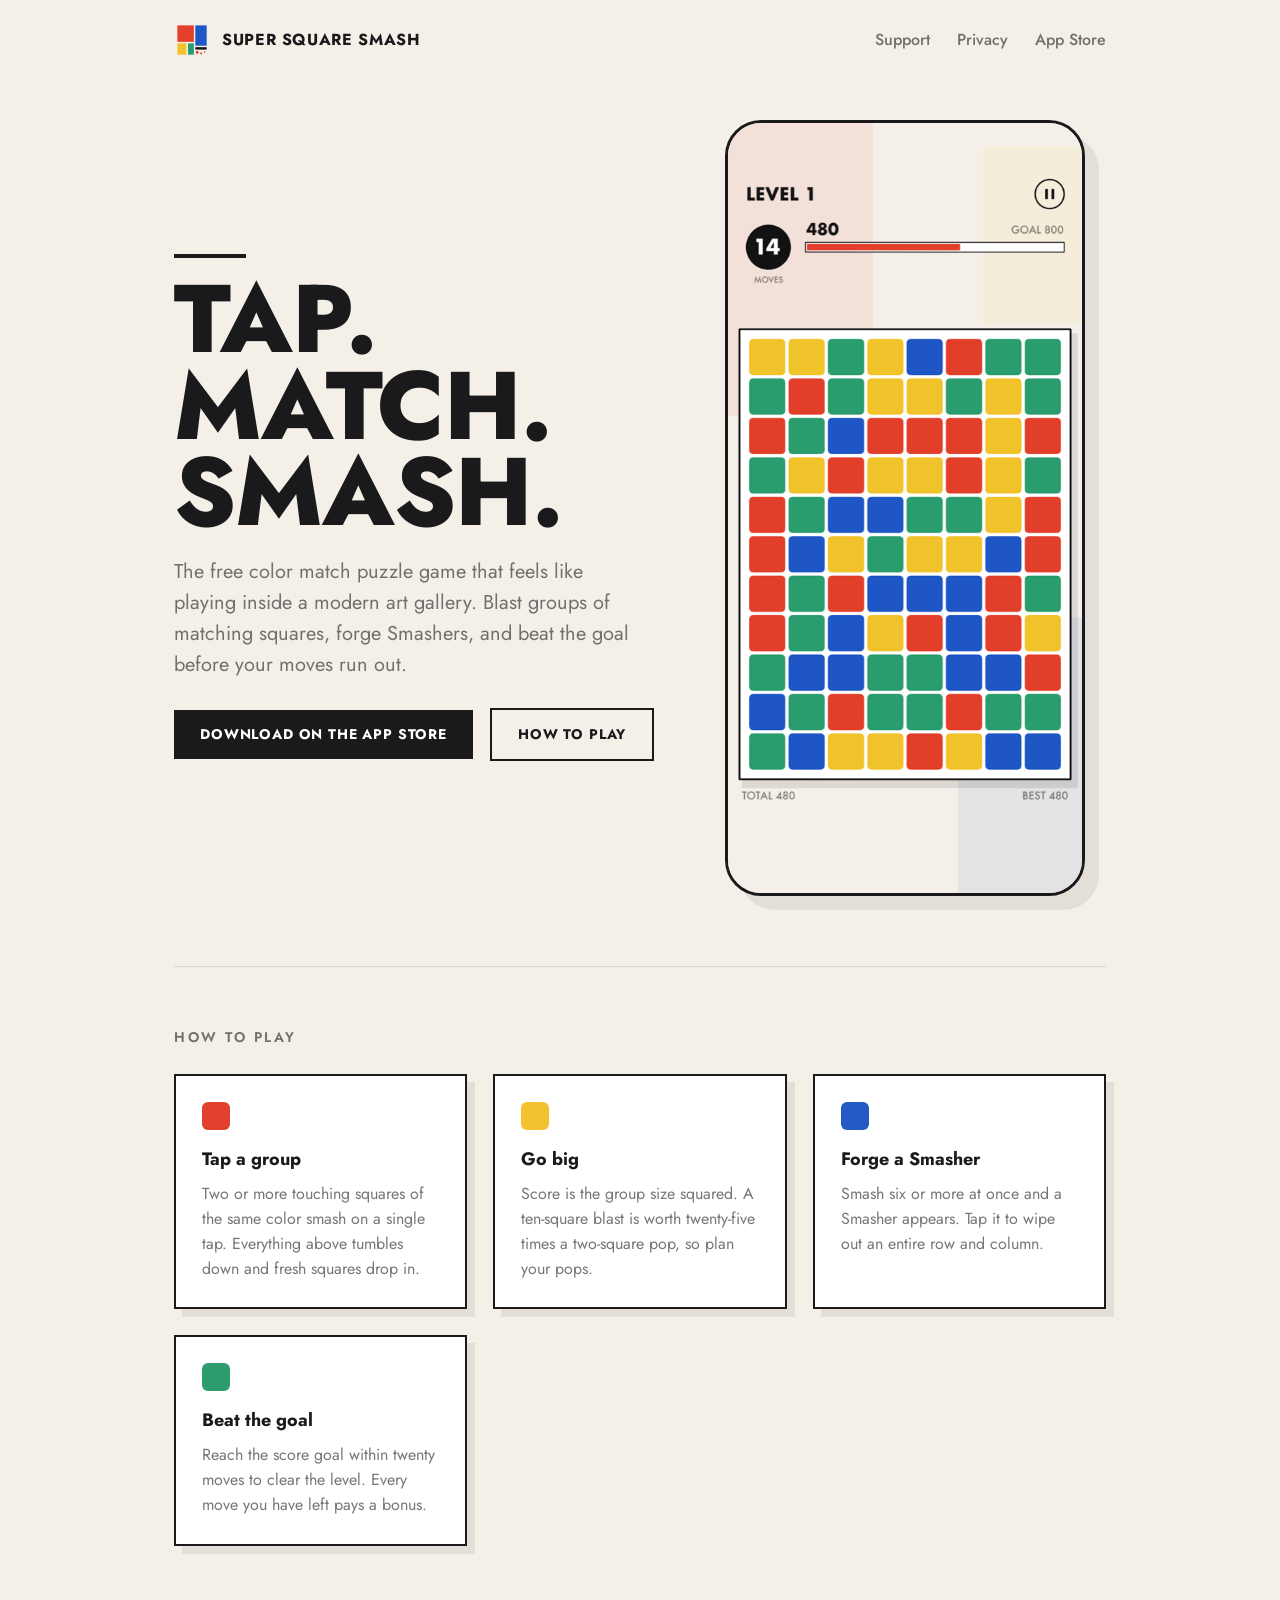
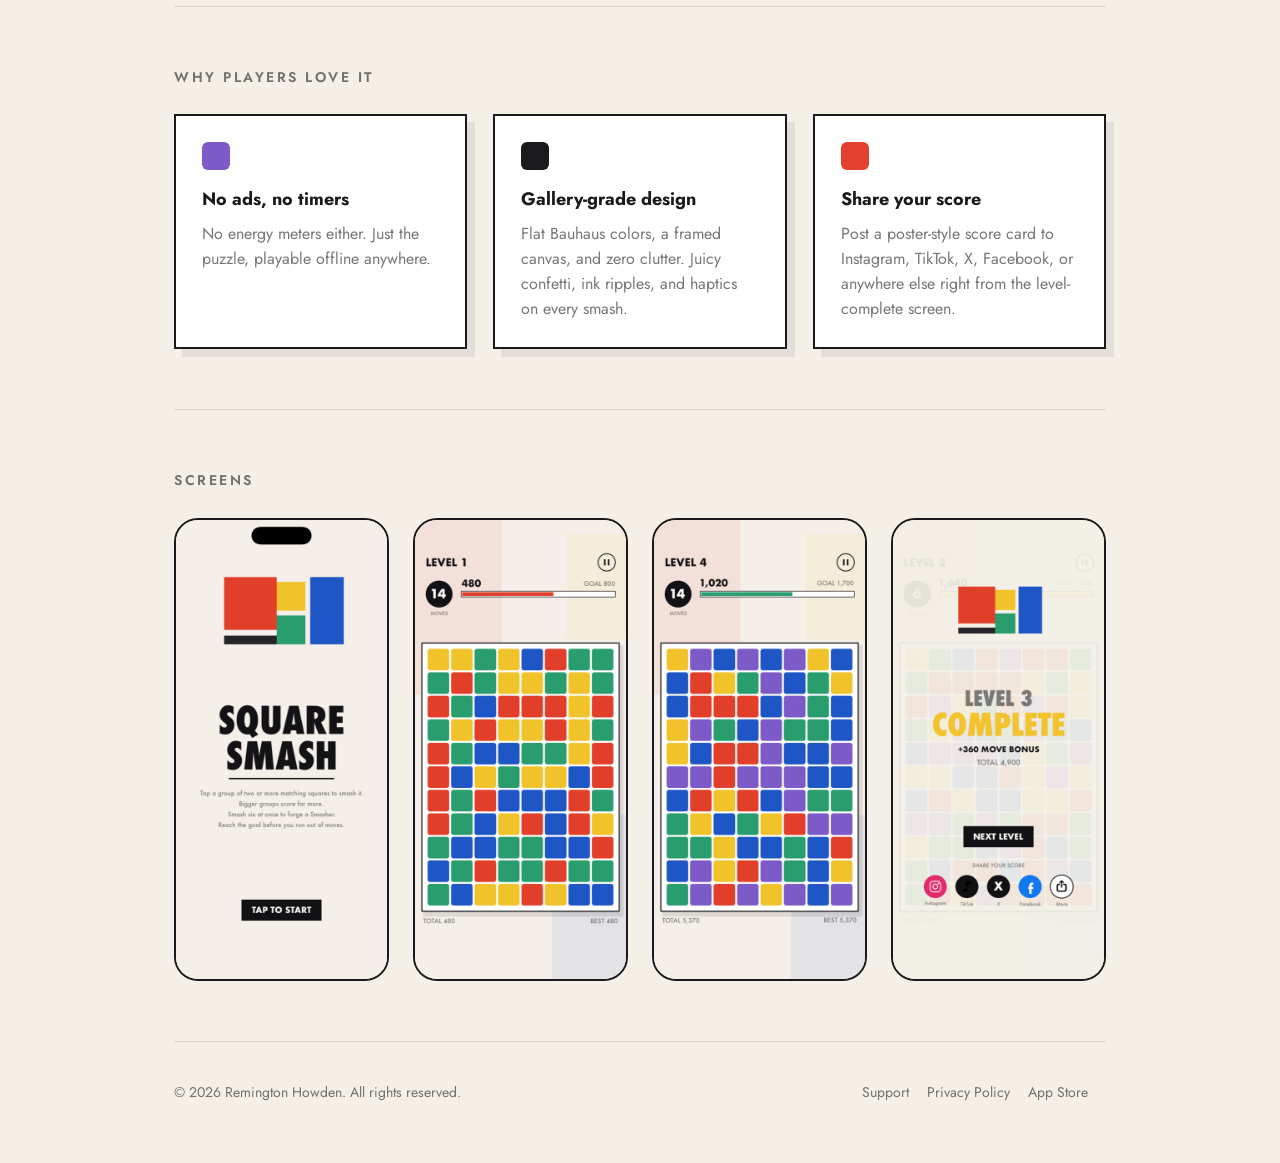
<file: index.html>
<!DOCTYPE html>
<html lang="en">
<head>
  <meta charset="utf-8">
  <meta name="viewport" content="width=device-width, initial-scale=1">
  <title>Super Square Smash — Tap. Match. Smash.</title>
  <meta name="description" content="Super Square Smash is a free color match puzzle game with the look of a modern art gallery. Tap groups of matching squares to blast them off the canvas. No ads, play offline.">
  <meta property="og:title" content="Super Square Smash">
  <meta property="og:description" content="Tap. Match. Smash. The free color match puzzle game that feels like a modern art gallery.">
  <meta property="og:image" content="images/share-card.png">
  <meta name="apple-itunes-app" content="app-id=6826862360">
  <link rel="icon" href="images/icon.png">
  <link rel="preconnect" href="https://fonts.googleapis.com">
  <link href="https://fonts.googleapis.com/css2?family=Jost:wght@500;700;800&display=swap" rel="stylesheet">
  <link rel="stylesheet" href="style.css">
</head>
<body>
  <div class="wrap">
    <header class="site">
      <a class="brand" href="index.html"><img src="images/icon.png" alt="">Super Square Smash</a>
      <nav>
        <a href="support.html">Support</a>
        <a href="privacy.html">Privacy</a>
        <a href="https://apps.apple.com/app/id6826862360">App Store</a>
      </nav>
    </header>

    <section class="hero" style="border-top: 0;">
      <div>
        <div class="rule"></div>
        <h1>Tap.<br>Match.<br>Smash.</h1>
        <p class="lead">The free color match puzzle game that feels like playing inside a modern art gallery. Blast groups of matching squares, forge Smashers, and beat the goal before your moves run out.</p>
        <a class="btn" href="https://apps.apple.com/app/id6826862360">Download on the App Store</a>
        <a class="btn secondary" href="#how">How to play</a>
      </div>
      <div>
        <img class="phone" src="images/screenshot-2.png" alt="Super Square Smash gameplay showing a canvas of colored squares">
      </div>
    </section>

    <section id="how">
      <h2>How to play</h2>
      <div class="features">
        <div class="feature"><div class="swatch" style="background: var(--red)"></div><h4>Tap a group</h4><p>Two or more touching squares of the same color smash on a single tap. Everything above tumbles down and fresh squares drop in.</p></div>
        <div class="feature"><div class="swatch" style="background: var(--yellow)"></div><h4>Go big</h4><p>Score is the group size squared. A ten-square blast is worth twenty-five times a two-square pop, so plan your pops.</p></div>
        <div class="feature"><div class="swatch" style="background: var(--blue)"></div><h4>Forge a Smasher</h4><p>Smash six or more at once and a Smasher appears. Tap it to wipe out an entire row and column.</p></div>
        <div class="feature"><div class="swatch" style="background: var(--green)"></div><h4>Beat the goal</h4><p>Reach the score goal within twenty moves to clear the level. Every move you have left pays a bonus.</p></div>
      </div>
    </section>

    <section>
      <h2>Why players love it</h2>
      <div class="features">
        <div class="feature"><div class="swatch" style="background: var(--violet)"></div><h4>No ads, no timers</h4><p>No energy meters either. Just the puzzle, playable offline anywhere.</p></div>
        <div class="feature"><div class="swatch" style="background: var(--ink)"></div><h4>Gallery-grade design</h4><p>Flat Bauhaus colors, a framed canvas, and zero clutter. Juicy confetti, ink ripples, and haptics on every smash.</p></div>
        <div class="feature"><div class="swatch" style="background: var(--red)"></div><h4>Share your score</h4><p>Post a poster-style score card to Instagram, TikTok, X, Facebook, or anywhere else right from the level-complete screen.</p></div>
      </div>
    </section>

    <section>
      <h2>Screens</h2>
      <div class="gallery">
        <img src="images/screenshot-1.png" alt="Title screen">
        <img src="images/screenshot-2.png" alt="Level 1 gameplay">
        <img src="images/screenshot-3.png" alt="Level 4 gameplay with five colors">
        <img src="images/screenshot-4.png" alt="Level complete card with share buttons">
      </div>
    </section>

    <footer class="site">
      <div>© 2026 Remington Howden. All rights reserved.</div>
      <div><a href="support.html">Support</a><a href="privacy.html">Privacy Policy</a><a href="https://apps.apple.com/app/id6826862360">App Store</a></div>
    </footer>
  </div>
</body>
</html>
</file>
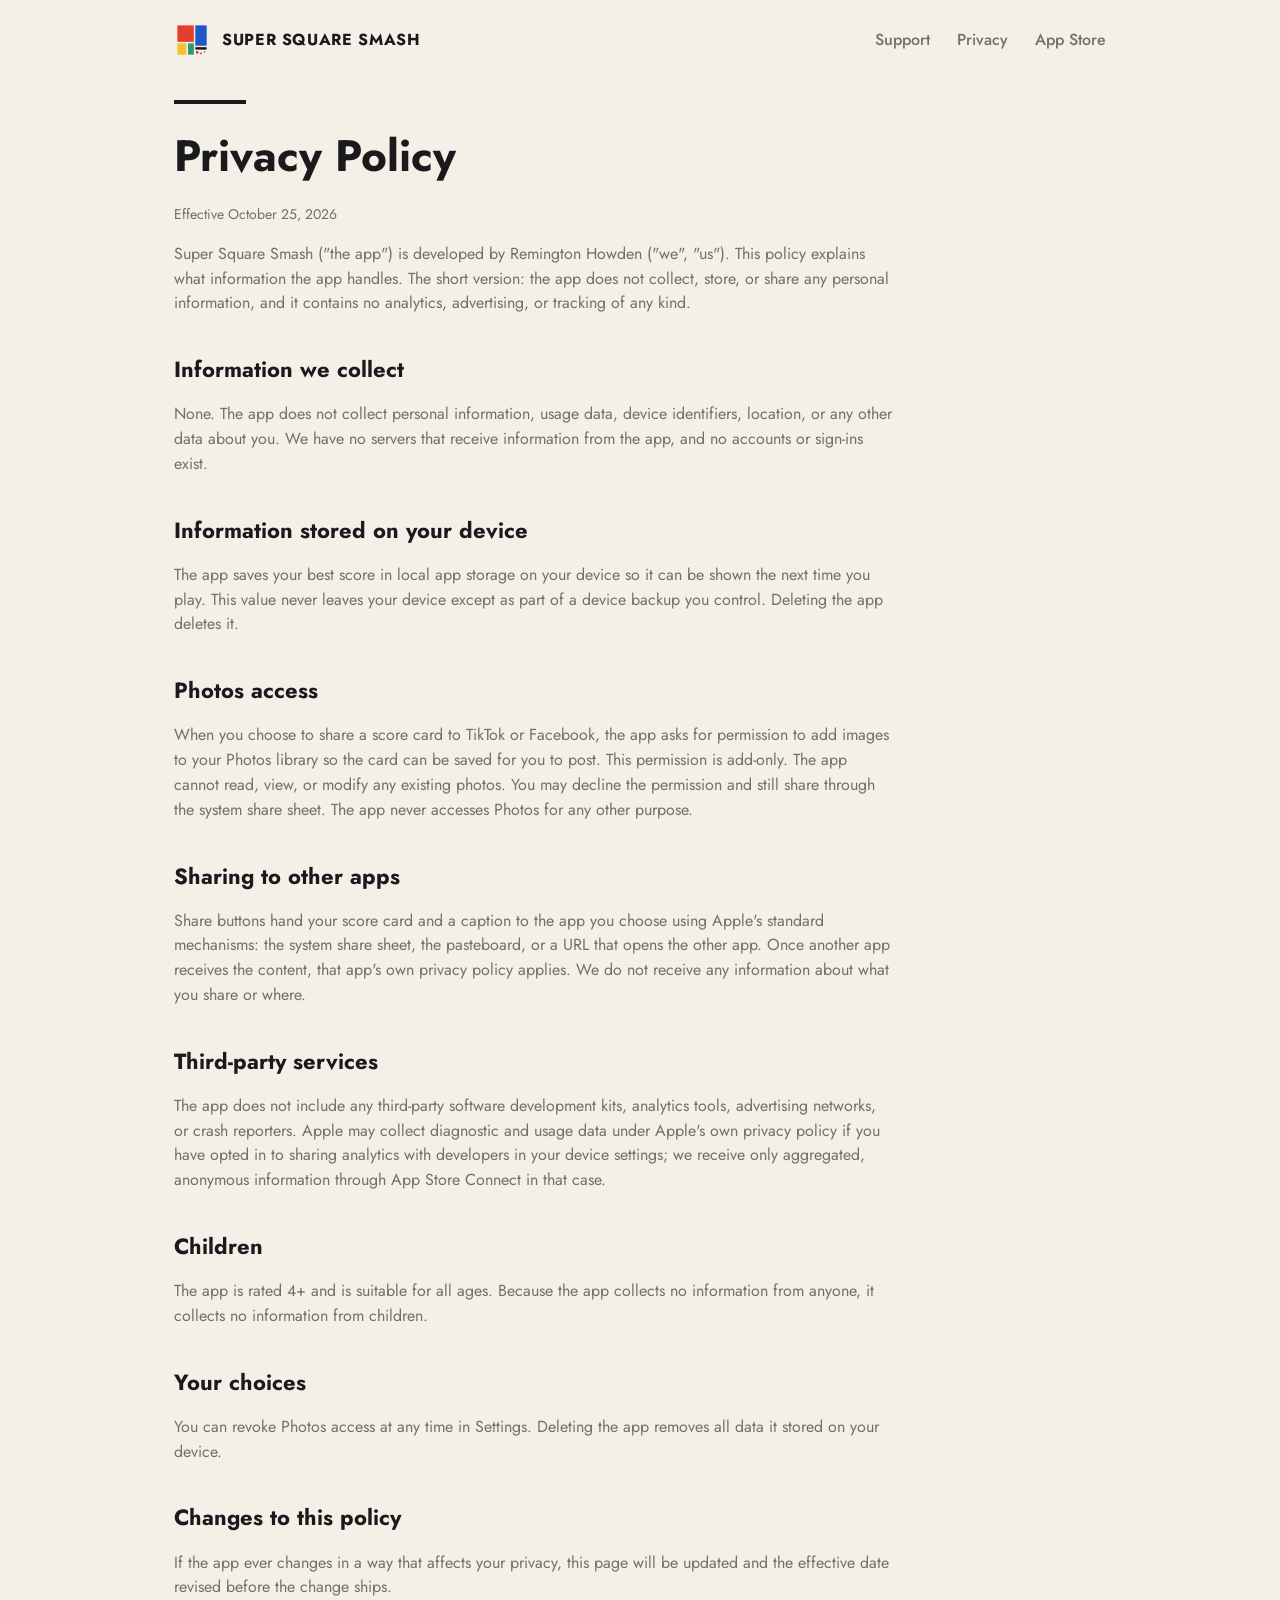
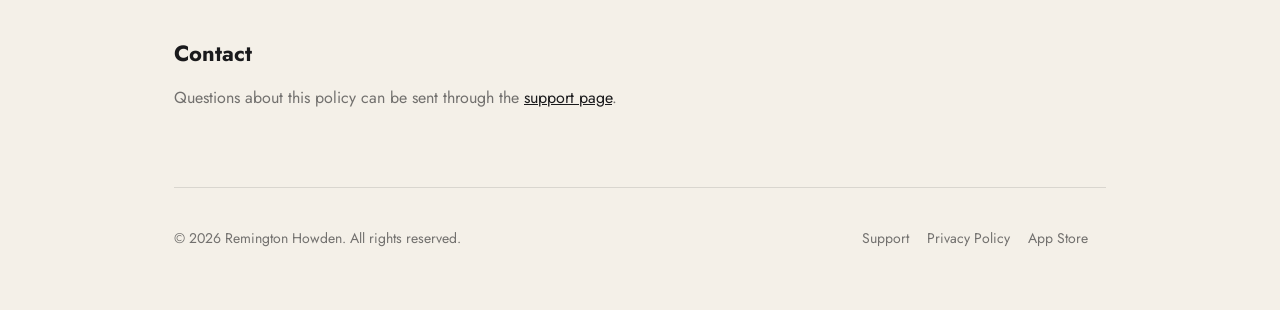
<file: privacy.html>
<!DOCTYPE html>
<html lang="en">
<head>
  <meta charset="utf-8">
  <meta name="viewport" content="width=device-width, initial-scale=1">
  <title>Privacy Policy — Super Square Smash</title>
  <meta name="description" content="Privacy policy for the Super Square Smash iOS game. No data is collected.">
  <link rel="icon" href="images/icon.png">
  <link rel="preconnect" href="https://fonts.googleapis.com">
  <link href="https://fonts.googleapis.com/css2?family=Jost:wght@500;700;800&display=swap" rel="stylesheet">
  <link rel="stylesheet" href="style.css">
</head>
<body>
  <div class="wrap">
    <header class="site">
      <a class="brand" href="index.html"><img src="images/icon.png" alt="">Super Square Smash</a>
      <nav>
        <a href="support.html">Support</a>
        <a href="privacy.html">Privacy</a>
        <a href="https://apps.apple.com/app/id6826862360">App Store</a>
      </nav>
    </header>

    <section class="prose" style="border-top: 0; padding-top: 20px;">
      <div class="rule"></div>
      <h3 style="font-size: 44px; margin-top: 18px;">Privacy Policy</h3>
      <p class="meta">Effective October 25, 2026</p>

      <p>Super Square Smash ("the app") is developed by Remington Howden ("we", "us"). This policy explains what information the app handles. The short version: the app does not collect, store, or share any personal information, and it contains no analytics, advertising, or tracking of any kind.</p>

      <h3>Information we collect</h3>
      <p>None. The app does not collect personal information, usage data, device identifiers, location, or any other data about you. We have no servers that receive information from the app, and no accounts or sign-ins exist.</p>

      <h3>Information stored on your device</h3>
      <p>The app saves your best score in local app storage on your device so it can be shown the next time you play. This value never leaves your device except as part of a device backup you control. Deleting the app deletes it.</p>

      <h3>Photos access</h3>
      <p>When you choose to share a score card to TikTok or Facebook, the app asks for permission to add images to your Photos library so the card can be saved for you to post. This permission is add-only. The app cannot read, view, or modify any existing photos. You may decline the permission and still share through the system share sheet. The app never accesses Photos for any other purpose.</p>

      <h3>Sharing to other apps</h3>
      <p>Share buttons hand your score card and a caption to the app you choose using Apple's standard mechanisms: the system share sheet, the pasteboard, or a URL that opens the other app. Once another app receives the content, that app's own privacy policy applies. We do not receive any information about what you share or where.</p>

      <h3>Third-party services</h3>
      <p>The app does not include any third-party software development kits, analytics tools, advertising networks, or crash reporters. Apple may collect diagnostic and usage data under Apple's own privacy policy if you have opted in to sharing analytics with developers in your device settings; we receive only aggregated, anonymous information through App Store Connect in that case.</p>

      <h3>Children</h3>
      <p>The app is rated 4+ and is suitable for all ages. Because the app collects no information from anyone, it collects no information from children.</p>

      <h3>Your choices</h3>
      <p>You can revoke Photos access at any time in Settings. Deleting the app removes all data it stored on your device.</p>

      <h3>Changes to this policy</h3>
      <p>If the app ever changes in a way that affects your privacy, this page will be updated and the effective date revised before the change ships.</p>

      <h3>Contact</h3>
      <p>Questions about this policy can be sent through the <a href="support.html">support page</a>.</p>
    </section>

    <footer class="site">
      <div>© 2026 Remington Howden. All rights reserved.</div>
      <div><a href="support.html">Support</a><a href="privacy.html">Privacy Policy</a><a href="https://apps.apple.com/app/id6826862360">App Store</a></div>
    </footer>
  </div>
</body>
</html>
</file>
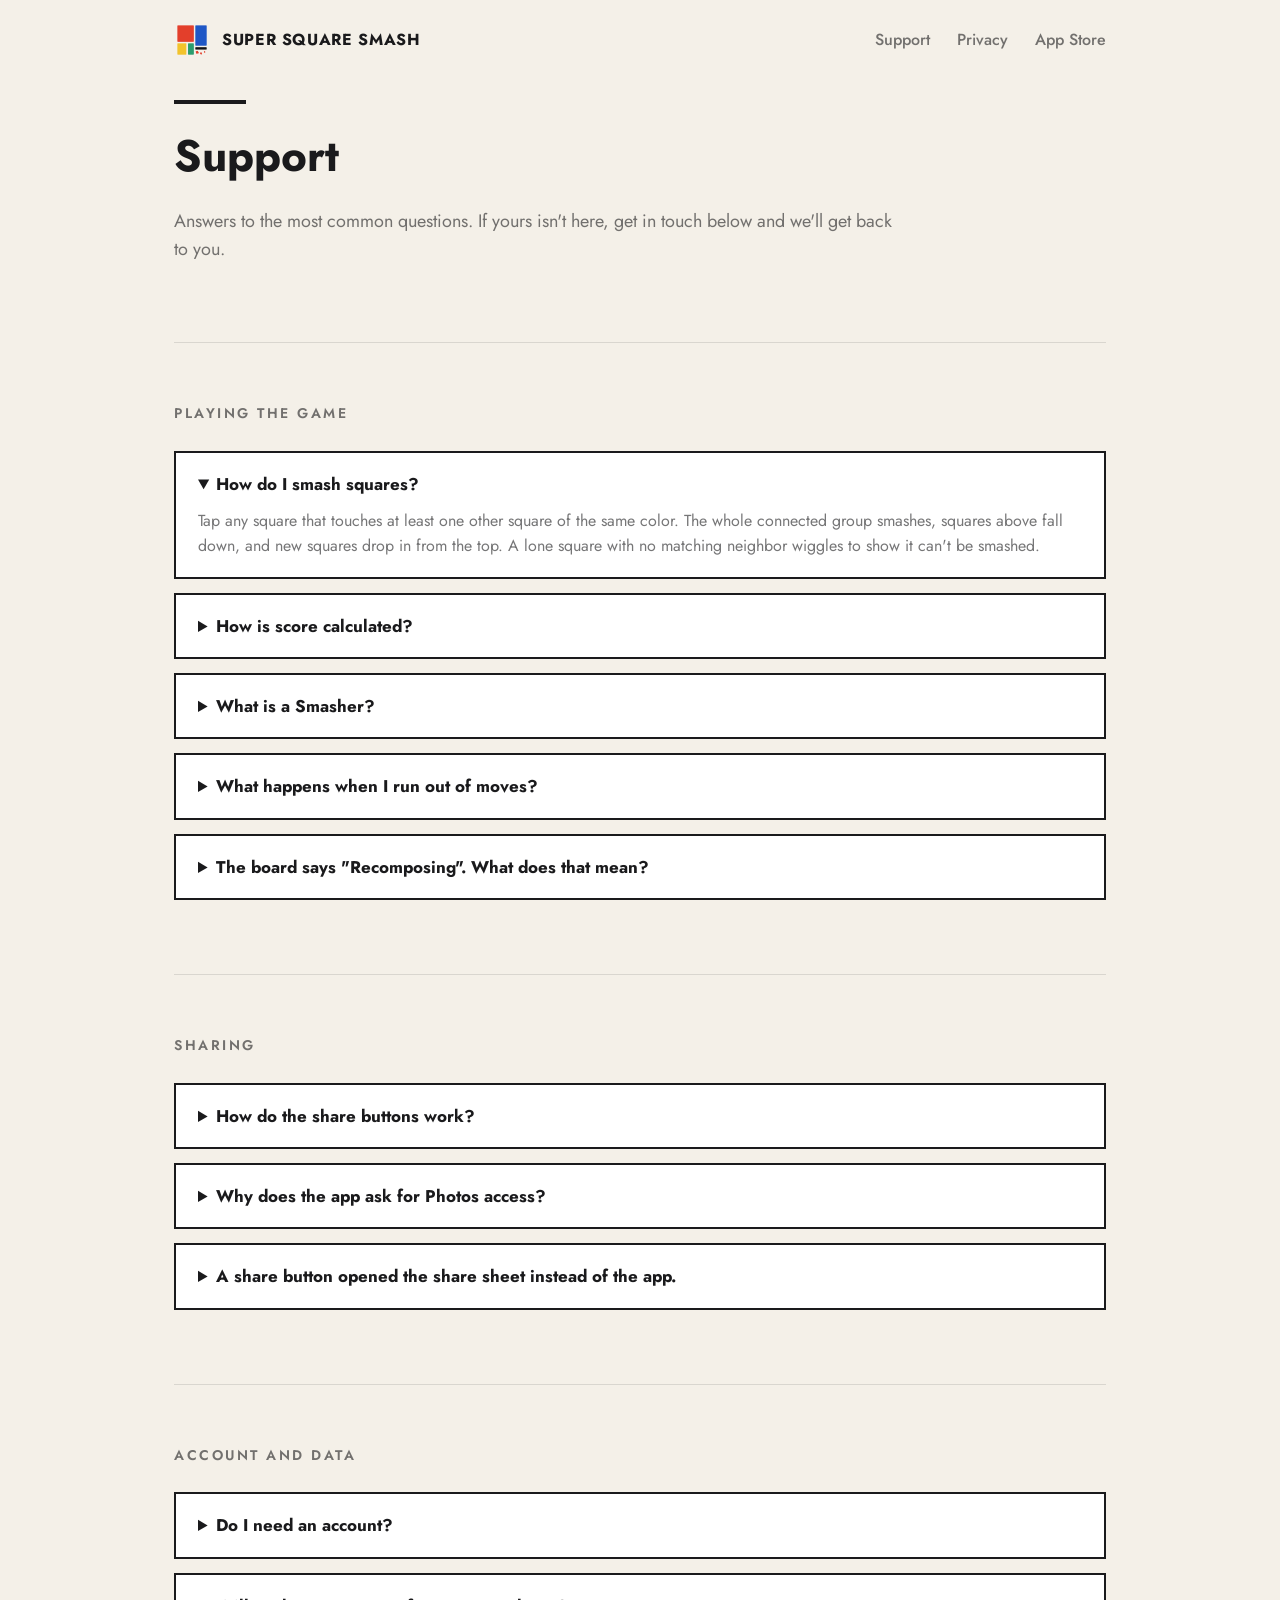
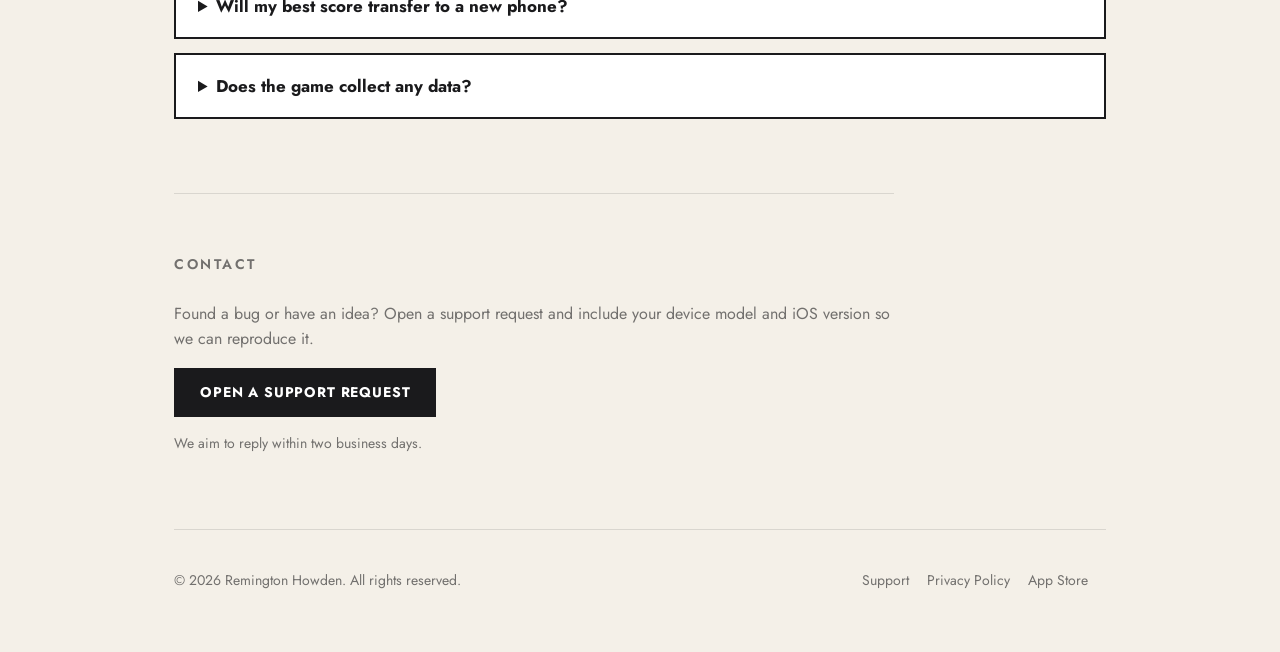
<file: support.html>
<!DOCTYPE html>
<html lang="en">
<head>
  <meta charset="utf-8">
  <meta name="viewport" content="width=device-width, initial-scale=1">
  <title>Support — Super Square Smash</title>
  <meta name="description" content="Help, frequently asked questions, and contact information for Super Square Smash.">
  <link rel="icon" href="images/icon.png">
  <link rel="preconnect" href="https://fonts.googleapis.com">
  <link href="https://fonts.googleapis.com/css2?family=Jost:wght@500;700;800&display=swap" rel="stylesheet">
  <link rel="stylesheet" href="style.css">
</head>
<body>
  <div class="wrap">
    <header class="site">
      <a class="brand" href="index.html"><img src="images/icon.png" alt="">Super Square Smash</a>
      <nav>
        <a href="support.html">Support</a>
        <a href="privacy.html">Privacy</a>
        <a href="https://apps.apple.com/app/id6826862360">App Store</a>
      </nav>
    </header>

    <section style="border-top: 0; padding-top: 20px;">
      <div class="rule"></div>
      <h3 style="font-size: 44px; margin-top: 18px;">Support</h3>
      <p class="prose" style="color: var(--ink-soft); font-size: 18px;">Answers to the most common questions. If yours isn't here, get in touch below and we'll get back to you.</p>
    </section>

    <section class="faq">
      <h2>Playing the game</h2>
      <details open>
        <summary>How do I smash squares?</summary>
        <p>Tap any square that touches at least one other square of the same color. The whole connected group smashes, squares above fall down, and new squares drop in from the top. A lone square with no matching neighbor wiggles to show it can't be smashed.</p>
      </details>
      <details>
        <summary>How is score calculated?</summary>
        <p>Points equal the group size squared, times ten. Two squares score 40, five score 250, ten score 1,000. A Smasher scores 15 points per square it clears. Any moves you have left when you reach the goal pay a bonus of 60 each.</p>
      </details>
      <details>
        <summary>What is a Smasher?</summary>
        <p>Smash six or more squares in one tap and a white Smasher tile appears where you tapped. Tap it any time to clear its entire row and column. Smashers fall and move with the board like any other square.</p>
      </details>
      <details>
        <summary>What happens when I run out of moves?</summary>
        <p>If the goal isn't reached when your moves hit zero, the level ends and you can retry it. Your total score returns to what it was when that level began, so nothing earlier is lost.</p>
      </details>
      <details>
        <summary>The board says "Recomposing". What does that mean?</summary>
        <p>No square had a matching neighbor, so no move was possible. The canvas reshuffles itself automatically and play continues. It does not cost a move.</p>
      </details>
    </section>

    <section class="faq">
      <h2>Sharing</h2>
      <details>
        <summary>How do the share buttons work?</summary>
        <p>On the level-complete screen, tap a platform. Instagram opens a new Story with your score card ready to post. X opens a pre-filled post, and the card is copied so you can paste it in. TikTok and Facebook save the card to your Photos, copy the caption, and open the app so you can pick the card there. "More" opens the standard iOS share sheet.</p>
      </details>
      <details>
        <summary>Why does the app ask for Photos access?</summary>
        <p>Only to save your score card when you share to TikTok or Facebook, which cannot accept images directly from another app. The permission is add-only: Super Square Smash can save new images but can never read or view your existing photos. You can decline and still share through the "More" button.</p>
      </details>
      <details>
        <summary>A share button opened the share sheet instead of the app.</summary>
        <p>That platform's app isn't installed on your device. Install it, or use the share sheet to send the card anywhere else.</p>
      </details>
    </section>

    <section class="faq">
      <h2>Account and data</h2>
      <details>
        <summary>Do I need an account?</summary>
        <p>No. There are no accounts, logins, or sign-ups. Your best score is stored on your device only.</p>
      </details>
      <details>
        <summary>Will my best score transfer to a new phone?</summary>
        <p>Your best score is stored locally, so it moves with a full device backup and restore but does not sync between devices on its own.</p>
      </details>
      <details>
        <summary>Does the game collect any data?</summary>
        <p>No. Super Square Smash has no analytics, no advertising, and no tracking. See the <a href="privacy.html">Privacy Policy</a> for details.</p>
      </details>
    </section>

    <section class="prose">
      <h2>Contact</h2>
      <p>Found a bug or have an idea? Open a support request and include your device model and iOS version so we can reproduce it.</p>
      <p><a class="btn" href="https://github.com/RemingtonHowden/super-square-smash/issues/new">Open a support request</a></p>
      <p class="meta">We aim to reply within two business days.</p>
    </section>

    <footer class="site">
      <div>© 2026 Remington Howden. All rights reserved.</div>
      <div><a href="support.html">Support</a><a href="privacy.html">Privacy Policy</a><a href="https://apps.apple.com/app/id6826862360">App Store</a></div>
    </footer>
  </div>
</body>
</html>
</file>
<file: style.css>
:root {
  --wall: #f4f0e8;
  --canvas: #ffffff;
  --ink: #1a1a1c;
  --ink-soft: rgba(26, 26, 28, 0.6);
  --ink-faint: rgba(26, 26, 28, 0.12);
  --red: #e2412f;
  --yellow: #f2c230;
  --blue: #2458c5;
  --green: #2e9c6e;
  --violet: #7c5ac8;
}

* { box-sizing: border-box; }

html, body { margin: 0; padding: 0; }

body {
  background: var(--wall);
  color: var(--ink);
  font-family: "Jost", "Futura", "Avenir Next", "Trebuchet MS", sans-serif;
  line-height: 1.55;
  -webkit-font-smoothing: antialiased;
}

a { color: var(--ink); }

.wrap { max-width: 980px; margin: 0 auto; padding: 0 24px; }

header.site {
  display: flex; align-items: center; justify-content: space-between;
  padding: 22px 0;
}
header.site .brand { display: flex; align-items: center; gap: 12px; text-decoration: none; font-weight: 700; letter-spacing: 0.04em; text-transform: uppercase; }
header.site .brand img { width: 36px; height: 36px; border-radius: 8px; }
header.site nav a { margin-left: 22px; text-decoration: none; font-weight: 500; color: var(--ink-soft); }
header.site nav a:hover { color: var(--ink); }

.hero {
  display: grid; grid-template-columns: 1.1fr 0.9fr; gap: 40px; align-items: center;
  padding: 40px 0 70px;
}
.hero h1 {
  font-size: clamp(54px, 9vw, 96px); line-height: 0.9; letter-spacing: -0.01em;
  margin: 18px 0 20px; font-weight: 800; text-transform: uppercase;
}
.hero p.lead { font-size: 20px; color: var(--ink-soft); max-width: 460px; margin: 0 0 28px; }
.rule { width: 72px; height: 4px; background: var(--ink); }

.btn {
  display: inline-block; background: var(--ink); color: #fff; text-decoration: none;
  padding: 14px 26px; font-weight: 700; letter-spacing: 0.06em; text-transform: uppercase; font-size: 14px;
}
.btn:hover { background: #000; }
.btn.secondary { background: transparent; color: var(--ink); border: 2px solid var(--ink); margin-left: 12px; }

.composition { position: relative; width: 100%; aspect-ratio: 1; }
.composition span { position: absolute; border-radius: 6%; }

.phone {
  width: 100%; max-width: 360px; border: 3px solid var(--ink); border-radius: 36px;
  box-shadow: 14px 14px 0 rgba(26, 26, 28, 0.08); display: block; margin: 0 auto;
}

section { padding: 60px 0; border-top: 1px solid var(--ink-faint); }
section h2 {
  font-size: 14px; letter-spacing: 0.18em; text-transform: uppercase; color: var(--ink-soft);
  margin: 0 0 26px; font-weight: 600;
}
section h3 { font-size: 28px; margin: 0 0 12px; font-weight: 700; }

.features { display: grid; grid-template-columns: repeat(auto-fit, minmax(240px, 1fr)); gap: 26px; }
.feature { background: var(--canvas); border: 2px solid var(--ink); padding: 26px; box-shadow: 8px 8px 0 rgba(26, 26, 28, 0.08); }
.feature .swatch { width: 28px; height: 28px; border-radius: 6px; margin-bottom: 16px; }
.feature h4 { margin: 0 0 8px; font-size: 18px; }
.feature p { margin: 0; color: var(--ink-soft); }

.gallery { display: grid; grid-template-columns: repeat(auto-fit, minmax(200px, 1fr)); gap: 24px; }
.gallery img { width: 100%; border: 2px solid var(--ink); border-radius: 24px; }

.faq details { background: var(--canvas); border: 2px solid var(--ink); padding: 18px 22px; margin-bottom: 14px; }
.faq summary { font-weight: 700; cursor: pointer; font-size: 17px; }
.faq details p { margin: 12px 0 0; color: var(--ink-soft); }

.prose { max-width: 720px; }
.prose h3 { margin-top: 36px; font-size: 22px; }
.prose p, .prose li { color: var(--ink-soft); }
.prose .meta { font-size: 14px; }

footer.site { padding: 40px 0 60px; border-top: 1px solid var(--ink-faint); color: var(--ink-soft); font-size: 14px; display: flex; justify-content: space-between; flex-wrap: wrap; gap: 12px; }
footer.site a { color: var(--ink-soft); text-decoration: none; margin-right: 18px; }
footer.site a:hover { color: var(--ink); }

@media (max-width: 760px) {
  .hero { grid-template-columns: 1fr; padding-top: 10px; }
  header.site nav a { margin-left: 14px; }
  .btn.secondary { margin-left: 0; margin-top: 12px; }
}
</file>
